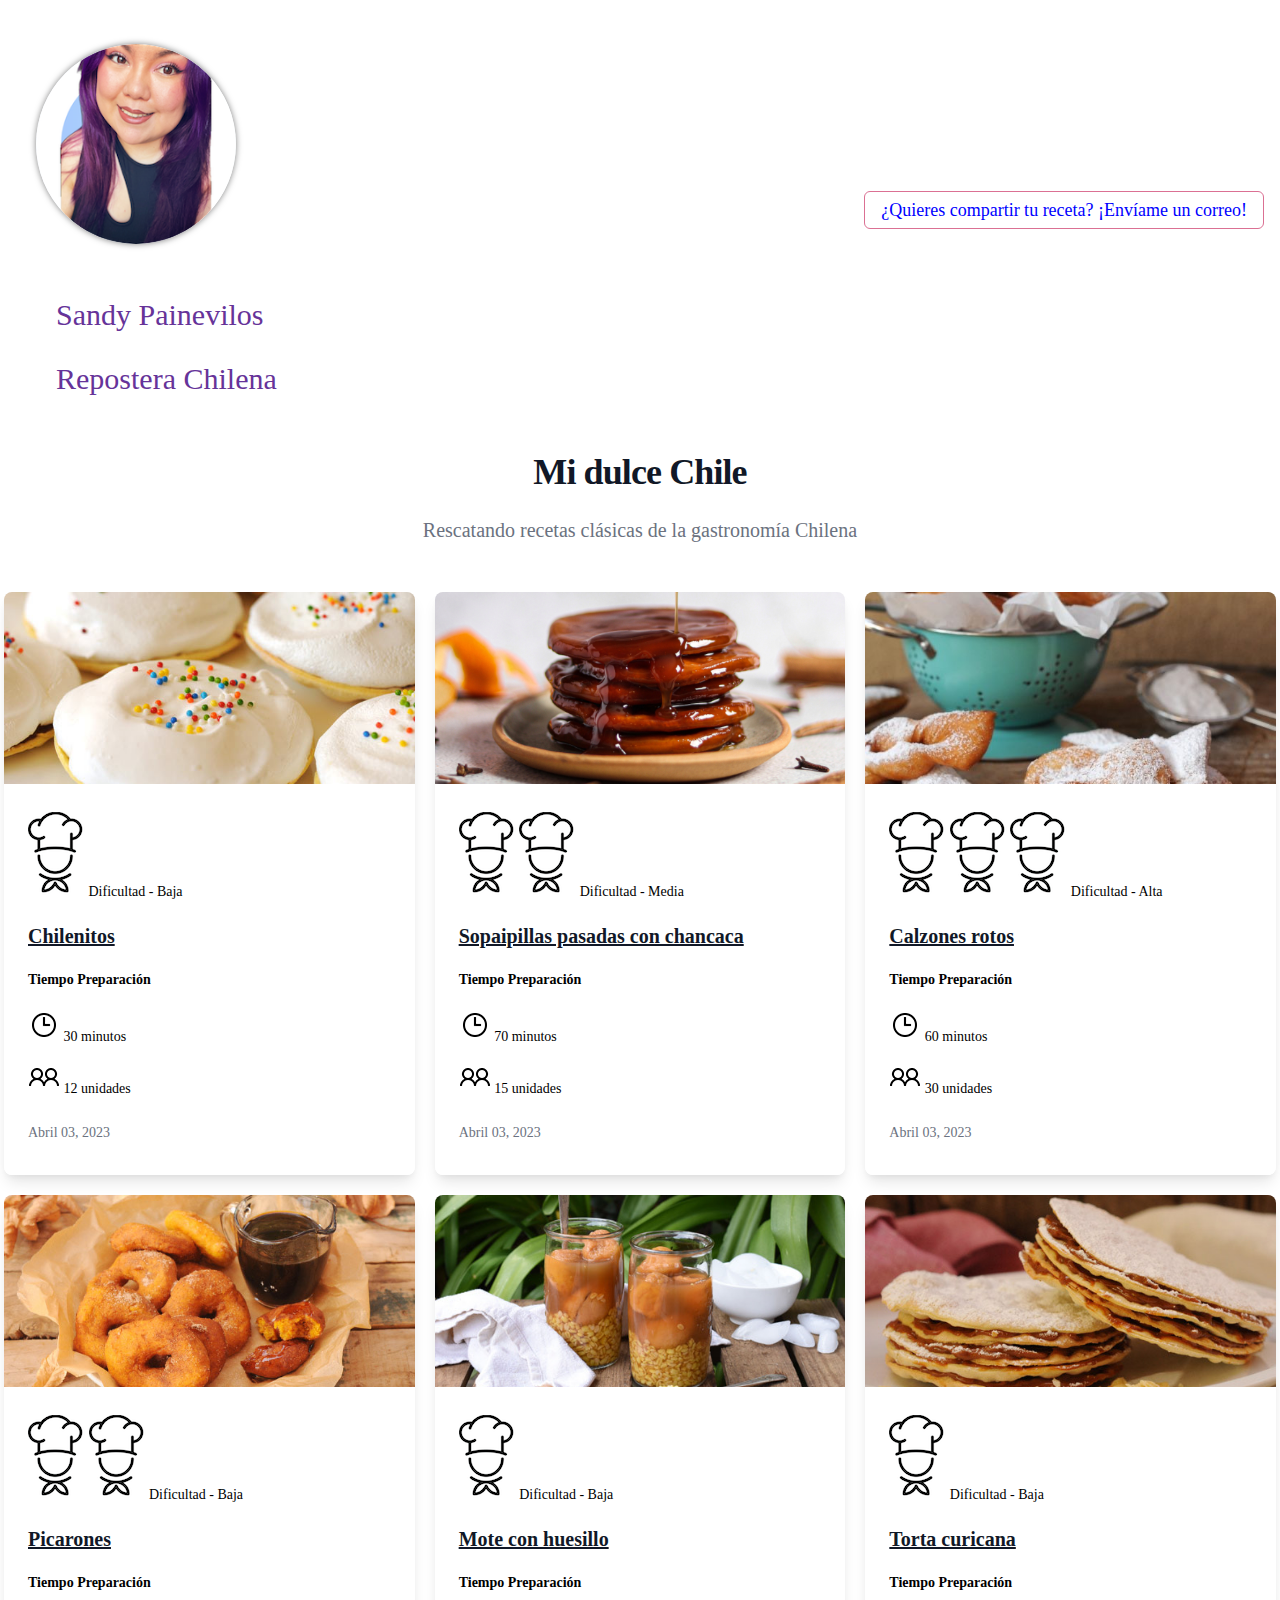
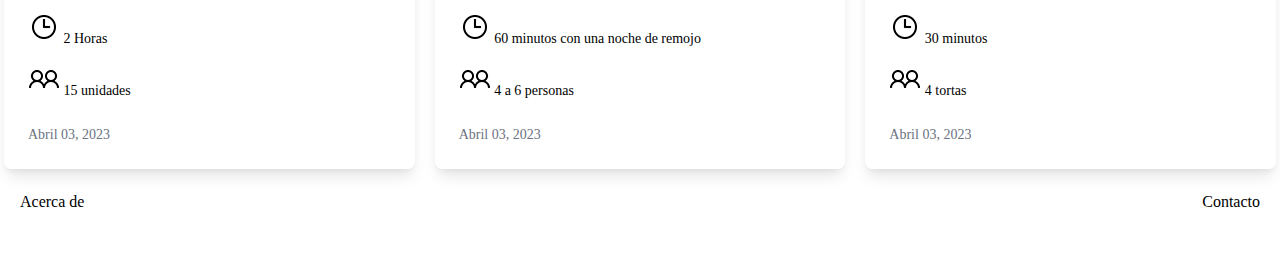
<file: index.html>
<!DOCTYPE html>
<html lang="en">
<head>
  <meta charset="UTF-8">
  <meta http-equiv="X-UA-Compatible" content="IE=edge">
  <meta name="viewport" content="width=device-width, initial-scale=1.0">
  <link rel="stylesheet" href="estilos.css">
  <title>Repostería Chilena</title>
</head>

<body>
  <header>
    <nav>
      <div class="left nav">
        <div class="image-content">
          <a href="#">
            <img class="profile-pic" src="img/profile-pic (6).png" alt="Foto de perfil">
          </a>
        </div>
        <div class="name-content">
          <a href="#">
            <p> Sandy Painevilos</p>
            Repostera Chilena
          </a>
        </div>
      </div>
      <div class="contact-content">
        <a href="mailto:reposteria.chilena@sandyrpch.cl">
          ¿Quieres compartir tu receta? ¡Envíame un correo!
        </a>
      </div>
    </nav>
  </header>

  <main>
    <div class="blog-description">
      <h1> 
        Mi dulce Chile
      </h1>
      <p>
        Rescatando recetas clásicas de la gastronomía Chilena
      </p>
    </div>

    <div class="articles-area">


      <div class="article-area">
        <div class="image-article-area">
          <a href="Receta Chilenitos.html">
            <img src="img/dulces-chilenos.jpg" alt="">
          </a>
        </div>
        <div class="info-article">
        <div>
          <span>
            <img src="img/Screenshot (8).png">
            Dificultad - Baja
          </span>
          <a href="./paginas/articulo1.html">
            <p class="title-info-article">
              Chilenitos
            </p>
          </a>
          <span class="detalles-box">
            <h4> Tiempo Preparación</h4>
          </p> <img src="img/reloj.png" alt="Tiempo de preparación">
          30 minutos
          <p> <img src="img/grupo-usuarios.png" alt="Porciones">
          12 unidades
        </p>
          </span>
            <div class="date-area">
              <time datetime="2023-04-03">
                Abril 03, 2023
              </time>
            </div>
          </div>
        </div>
      </div>
      <div class="article-area">
        <div class="image-article-area">
          <a href="Receta Chilenitos.html">
            <img src="img/sopaipillas-pasadas.jpg" alt="">
          </a>
        </div>
        <div class="info-article">
        <div>
          <span>
            <img src="img/Screenshot (8).png">
            <img src="img/Screenshot (8).png">
            Dificultad - Media
          </span>
          <a href="./paginas/articulo1.html">
            <p class="title-info-article">
              Sopaipillas pasadas con chancaca
            </p>
          </a>
          <span class="detalles-box">
            <h4> Tiempo Preparación</h4>
          </p> <img src="img/reloj.png" alt="Tiempo de preparación">
          70 minutos
          <p> <img src="img/grupo-usuarios.png" alt="Porciones">
          15 unidades
        </p>
        </span>
        <p> 
          <div class="date-area">
            <time datetime="2023-04-03">
              Abril 03, 2023
            </time>
          </p>
          </div>
        </div>
      </div>
    </div>
        <div class="article-area">
          <div class="image-article-area">
            <a href="Receta Chilenitos.html">
              <img src="img/calzones rotos.jpeg" alt="">
            </a>
          </div>
          <div class="info-article">
          <div>
            <span>
              <img src="img/Screenshot (8).png">
              <img src="img/Screenshot (8).png">
              <img src="img/Screenshot (8).png">
              Dificultad - Alta
            </span>
            <a href="./paginas/articulo1.html">
              <p class="title-info-article">
                Calzones rotos
              </p>
            </a>
            <span class="detalles-box">
              <h4> Tiempo Preparación</h4>
            </p> <img src="img/reloj.png" alt="Tiempo de preparación">
            60 minutos
            <p>
            <img src="img/grupo-usuarios.png" alt="Porciones">
            30 unidades
          </p>
          </span>
          <p>
            <div class="date-area">
              <time datetime="2023-04-03">
                Abril 03, 2023
              </time>
            </div>
          </div>
        </div>
      </div>
        <div class="article-area">
          <div class="image-article-area">
            <a href="Receta Chilenitos.html">
              <img src="img/picarones.jpg" alt="">
            </a>
          </div>
          <div class="info-article">
          <div>
            <span>
              <img src="img/Screenshot (8).png">
              <img src="img/Screenshot (8).png">
              Dificultad - Baja
            </span>
            <a href="./paginas/articulo1.html">
              <p class="title-info-article">
                Picarones
              </p>
            </a>
            <span class="detalles-box">
              <h4> Tiempo Preparación</h4>
            </p> <img src="img/reloj.png" alt="Tiempo de preparación">
            2 Horas
            <p> <img src="img/grupo-usuarios.png" alt="Porciones">
             15 unidades
          </p>
          </span>
          <p>
            <div class="date-area">
              <time datetime="2023-04-03">
                Abril 03, 2023
              </time>
            </div>
          </div>
        </div>
      </div>
    <div class="article-area">
      <div class="image-article-area">
        <a href="Receta Chilenitos.html">
          <img src="img/Mote-con-huesillo.jpg" alt="">
        </a>
      </div>
      <div class="info-article">
      <div>
        <span>
          <img src="img/Screenshot (8).png">
          Dificultad - Baja
        </span>
        <a href="./paginas/articulo1.html">
          <p class="title-info-article">
            Mote con huesillo
          </p>
        </a>
        <span class="detalles-box">
          <h4> Tiempo Preparación</h4>
        </p> <img src="img/reloj.png" alt="Tiempo de preparación">
        60 minutos con una noche de remojo 
        <p> 
        <img src="img/grupo-usuarios.png" alt="Porciones">
        4 a 6 personas
      </p>
      </span>
      <p>
        <div class="date-area">
          <time datetime="2023-04-03">
            Abril 03, 2023
          </time>
        </div>
      </div>
    </div>
  </div>
<div class="article-area">
  <div class="image-article-area">
    <a href="Receta Chilenitos.html">
      <img src="img/Torta curicana.jpeg" alt="">
    </a>
  </div>
  <div class="info-article">
  <div>
    <span>
      <img src="img/Screenshot (8).png">
      Dificultad - Baja
    </span>
    <a href="./paginas/articulo1.html">
      <p class="title-info-article">
        Torta curicana
      </p>
    </a>
    <span class="detalles-box">
      <h4> Tiempo Preparación</h4>
    </p> <img src="img/reloj.png" alt="Tiempo de preparación">
    30 minutos  
    <p> 
    <img src="img/grupo-usuarios.png" alt="Porciones">
    4 tortas
  </p>
  </span>
  <p>
    <div class="date-area">
      <time datetime="2023-04-03">
        Abril 03, 2023
      </time>
    </div>
  </div>
</div>
</div>
</div>
</div>
<div class="contenedor-info">
  <header> 
<nav>
  <a href="Acerca de.html" >Acerca de</a>
  <a href="Contacto.html" >Contacto</a>
</header>
</div>
</nav>
</div>
</div>
          
  </main>
  
</body>
</html>
</file>
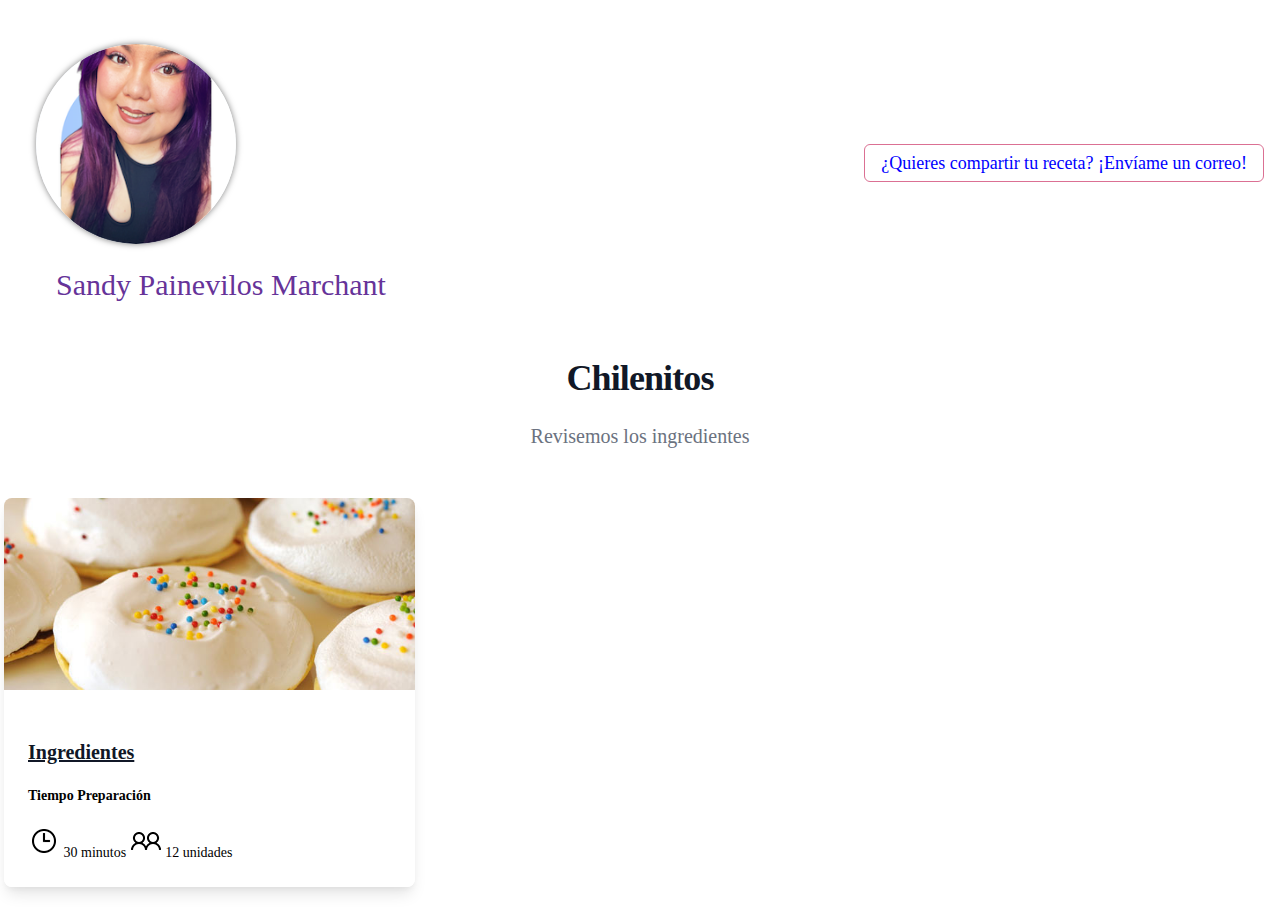
<file: Acerca de.html>
<!DOCTYPE html>
<html lang="en">
<head>
  <meta charset="UTF-8">
  <meta http-equiv="X-UA-Compatible" content="IE=edge">
  <meta name="viewport" content="width=device-width, initial-scale=1.0">
  <link rel="stylesheet" href="estilos.css">
  <title>Repostería Chilena</title>
</head>

<body>
  <header>
    <nav>
      <div class="left nav">
        <div class="image-content">
          <a href="#">
            <img class="profile-pic" src="img/profile-pic (6).png" alt="Foto de perfil">
          </a>
        </div>
        <div class="name-content">
          <a href="#">
            Sandy Painevilos Marchant
          </a>
        </div>
      </div>
      <div class="contact-content">
        <a href="reposteria.chilena@sandyrpch.cl">
          ¿Quieres compartir tu receta? ¡Envíame un correo!
        </a>
      </div>
    </nav>
  </header>

  <main>
    <div class="blog-description">
      <h1> 
        Chilenitos
      </h1>
      <p>
        Revisemos los ingredientes
      </p>
    </div>

    <div class="articles-area">


      <div class="article-area">
        <div class="image-article-area">
          <a href="https://www.youtube.com/watch?v=6VXiCzrr9-k">
            <img src="img/dulces-chilenos.jpg" alt="">
          </a>
        </div>
        <div class="info-article">
        <div>
          <a href="./paginas/articulo1.html">
            <p class="title-info-article">
              Ingredientes
            </p>
          </a>
          <span class="detalles-box">
            <h4> Tiempo Preparación</h4>
          </p> <img src="img/reloj.png" alt="Tiempo de preparación">
          30 minutos
          <img src="img/grupo-usuarios.png" alt="Porciones">
          12 unidades
        
          
          </span>
      </div>
      </div>
    </div>
  </main>
  
</body>
</html>
</file>
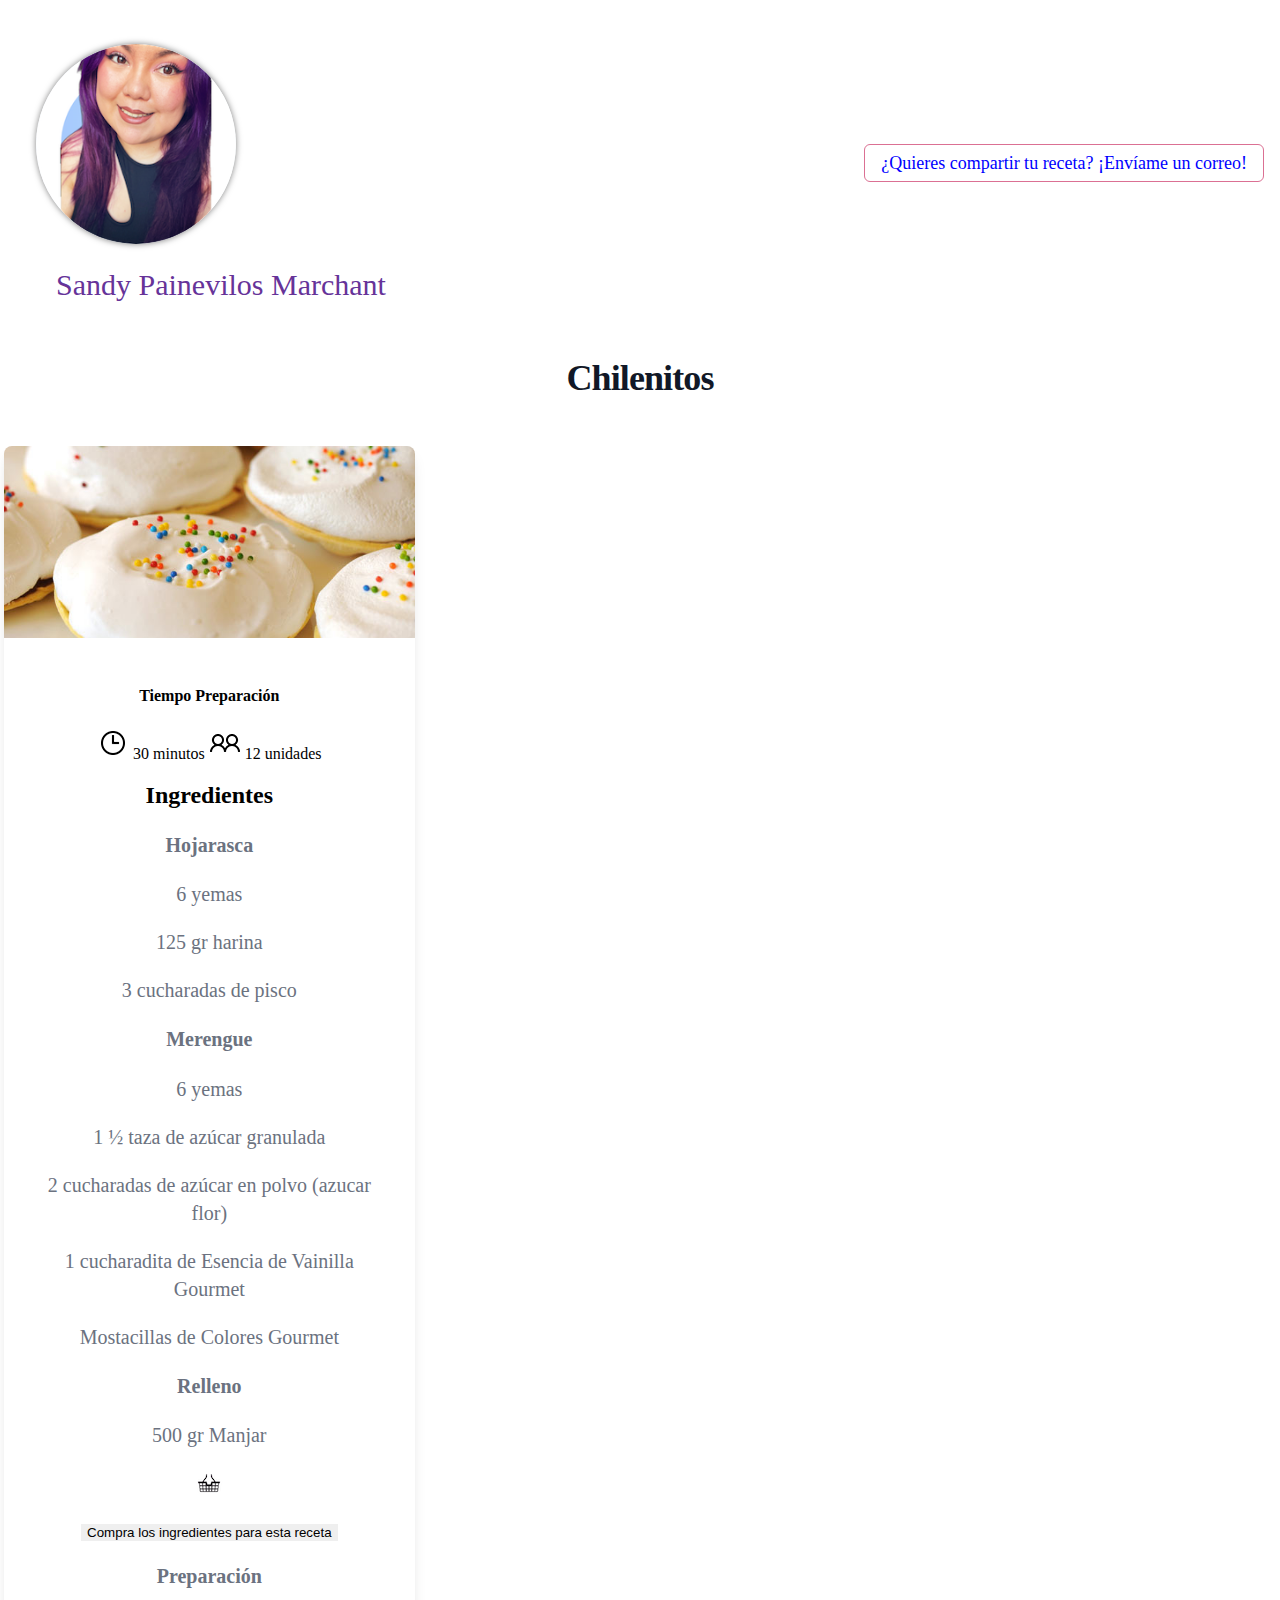
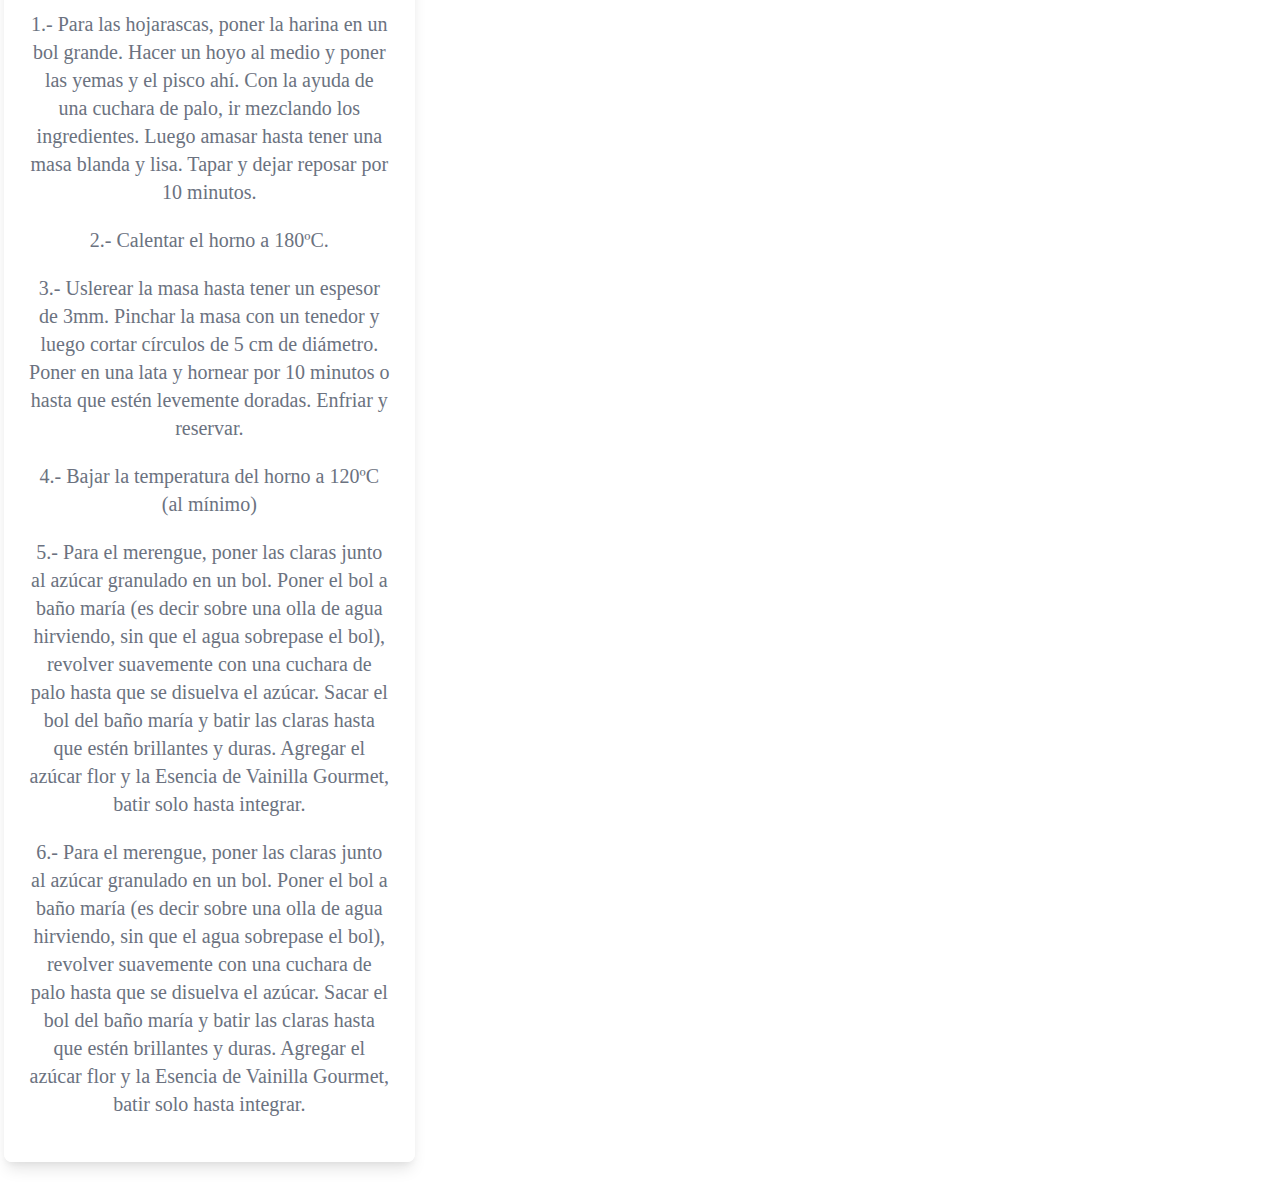
<file: Receta Chilenitos.html>
<!DOCTYPE html>
<html lang="en">
<head>
  <meta charset="UTF-8">
  <meta http-equiv="X-UA-Compatible" content="IE=edge">
  <meta name="viewport" content="width=device-width, initial-scale=1.0">
  <link rel="stylesheet" href="estilos.css">
  <title>Receta - Repostería Chilena</title>
</head>

<body>
  <header>
    <nav>
      <div class="left nav">
        <div class="image-content">
          <a href="#">
            <img class="profile-pic" src="img/profile-pic (6).png" alt="Foto de perfil">
          </a>
        </div>
        <div class="name-content">
          <a href="#">
            Sandy Painevilos Marchant
          </a>
        </div>
      </div>
      <div class="contact-content">
        <a href="reposteria.chilena@sandyrpch.cl">
          ¿Quieres compartir tu receta? ¡Envíame un correo!
        </a>
      </div>
    </nav>
  </header>

  <main>
    <div class="blog-description">
      <h1> 
        Chilenitos
      </h1>

    <div class="articles-area">

      <div class="article-area">
        <div class="image-article-area">
          <a href="https://www.youtube.com/watch?v=6VXiCzrr9-k">
            <img src="img/dulces-chilenos.jpg" alt="">
          </a>
        </div>
        <div class="info-article">
        <div>
          <a href="./paginas/articulo1.html">
            <p class="title-info-article">
              <span class="detalles-box">
                <h4> Tiempo Preparación</h4>
              </p> <img src="img/reloj.png" alt="Tiempo de preparación">
              30 minutos
              <img src="img/grupo-usuarios.png" alt="Porciones">
              12 unidades
            <h2> Ingredientes </h2>
                        <h4>
                            <p> Hojarasca</p>
                        </h4>
                        <p> 6 yemas</p>
                        <p> 125 gr harina </p>
                        <p> 3 cucharadas de pisco</p>
                        <h4>
                            <p> Merengue</p>
                        </h4>
                        <p> 6 yemas</p>
                        <p> 1 ½ taza de azúcar granulada </p>
                        <p> 2 cucharadas de azúcar en polvo (azucar flor)</p>
                        <p> 1 cucharadita de Esencia de Vainilla Gourmet</p>
                        <p> Mostacillas de Colores Gourmet</p>
                        <h4>
                            <p> Relleno </p>
                        </h4>
                        <p> 500 gr Manjar
                        </p>
                        <div class="info-receta">
                        <img src="img/61338453-canasta-de-compras-vector-de-compra-del-cliente-y-de-la-ilustración-aislado-plana copia.png" alt="compra aquí">
                        <a href="https://b2c.gourmet.cl/checkout/#/cart">
                          <h3> <button> Compra los ingredientes para esta receta </button> </h3>
                        </a>
                        <p class="title-info-article">

                        </p>
                    </a>
                    <h2>
                        <div> <p> Preparación </p>
                    </h2>
                    <p> 1.- Para las hojarascas, poner la harina en un bol grande. Hacer un hoyo al medio y poner
                        las yemas y el pisco ahí. Con la ayuda de una cuchara de palo, ir mezclando los
                        ingredientes. Luego amasar hasta tener una masa blanda y lisa. Tapar y dejar reposar por 10
                        minutos.</p>
                    <p> 2.- Calentar el horno a 180ºC.</p>
                    <p> 3.- Uslerear la masa hasta tener un espesor de 3mm. Pinchar la masa con un tenedor y luego
                        cortar círculos de 5 cm de diámetro. Poner en una lata y hornear por 10 minutos o hasta que
                        estén levemente doradas. Enfriar y reservar.</p>
                    <p> 4.- Bajar la temperatura del horno a 120ºC (al mínimo)</p>
                    <p> 5.- Para el merengue, poner las claras junto al azúcar granulado en un bol. Poner el bol a
                        baño maría (es decir sobre una olla de agua hirviendo, sin que el agua sobrepase el bol),
                        revolver suavemente con una cuchara de palo hasta que se disuelva el azúcar. Sacar el bol
                        del baño maría y batir las claras hasta que estén brillantes y duras. Agregar el azúcar flor
                        y la Esencia de Vainilla Gourmet, batir solo hasta integrar.</p>
                    <p> 6.- Para el merengue, poner las claras junto al azúcar granulado en un bol. Poner el bol a
                        baño maría (es decir sobre una olla de agua hirviendo, sin que el agua sobrepase el bol),
                        revolver suavemente con una cuchara de palo hasta que se disuelva el azúcar. Sacar el bol
                        del baño maría y batir las claras hasta que estén brillantes y duras. Agregar el azúcar flor
                        y la Esencia de Vainilla Gourmet, batir solo hasta integrar.</p>
                      </div>
                    </div>
                  </div>
                </div>

                       
                        

          
          
          </span>
      </div>
      </div>
    </div>
  </main>
  
</body>
</html>
</file>
<file: estilos.css>
* {
    box-sizing: border-box;
    border-width: 0;
    border-style: solid;
    border-color: #e5e7eb;
}

html {
    font-family:'Segoe UI', Tahoma, Geneva, Verdana, sans-serif
    line-height: 1.5;
}

body {
    font-family: inherit;
    line-height: inherit;
    margin: 0;
}

a {
    color: inherit;
    text-decoration: inherit;
}

header {
    position: relative;
    padding: 1.5rem 0;
}

header nav {
    padding-left: 1rem;
    padding-right: 1rem;
    max-width: 80rem;
    margin-left: auto;
    margin-right: auto;
    justify-content: space-between;
    align-items: center;
    display: flex;
}

main {
    position: relative;
    padding-top: 16px;
    padding-bottom: 20px;
    padding-left: 4px;
    padding-right: 4px;
    position: relative;
    max-width: 80rem;
    margin-left: auto;
    margin-right: auto;
}

.left-nav {
    flex: 1 1 0%;
    align-items: center;
    display: flex;
}

.image-content {
    justify-content: space-between;
    align-items: center;
    display: flex;
}

.profile-pic {
    width: 200px;
  height: 200px;
  border-radius: 50%;
  overflow: hidden;
  margin: 20px;
  box-shadow: 0px 0px 6px 0px rgba(0, 0, 0, 0.5);
  cursor: pointer;
  transition: 400ms;
}

.name-content {
    margin-left: 2.5rem;
    margin-right: 2.5rem;
}

.name-content a {
    --tw-text-opacity: 1;
    color: rebeccapurple;
    font-weight: 500;
    font-size: 30px
}

.contact-content a {
    border-color: palevioletred;
    border-radius: .375rem;
    border-width: 1px;
    display: inline-flex;
    align-items: center;
    font-weight: 500;
    font-size: .875rem;
    line-height: 1.25rem;
    padding-top: .5rem;
    padding-left: 1rem;
    padding-right: 1rem;
    padding-bottom: .5rem;
    background-color: white;
    color: blue;
    font-size: 18px;
    --tw-bg-opacity: 1;
    --tw-text-opacity: 1;
}

.blog-description {
    text-align: center;
}

.blog-description h1 {
    margin-top: 1rem;
    letter-spacing: -.025em;
    font-size: 2.25rem;
    line-height: 2.5rem;
    color: rgba(17, 24, 39, var(--tw-text-opacity));
    font-weight: 800;
    --tw-text-opacity: 1;
}

.blog-description p {
    margin-top: 1rem;
    max-width: 42rem;
    --tw-text-opacity: 1;
    color: rgba(107, 114, 128, var(--tw-text-opacity));
    margin-left: auto;
    margin-right: auto;
    font-size: 1.25rem;
    line-height: 1.75rem;
}

.articles-area {
    grid-template-columns: repeat(3, minmax(0, 1fr));
    max-width: none;
    gap: 1.25rem;
    margin-top: 3rem;
    margin-left: auto;
    margin-right: auto;
    display: grid;
}

.article-area {
    --tw-shadow: 0 10px 15px -3px rgba(0, 0, 0, 0.1), 0 4px 6px -2px rgba(0, 0, 0, 0.05);
    box-shadow: var(--tw-ring-offset-shadow, 0 0 #0000), var(--tw-ring-shadow, 0 0 #0000), var(--tw-shadow);
    overflow: hidden;
    flex-direction: column;
    display: flex;
    border-radius: .5rem;
}

.image-article-area {
    flex-shrink: 0;
}

.image-article-area a img {
    width: 100%;
    object-fit: cover;
    height: 12rem;
}

.info-article {
    padding: 1.5rem;
    flex: 1 1 0%;
    justify-content: space-between;
    flex-direction: column;
    display: flex;
    --tw-bg-opacity: 1;
    background-color: rgba(255, 255, 255, var(--tw-bg-opacity));
}

.info-article span {
    font-size: .875rem;
    line-height: 1.25rem;
    font-weight: 500;
}

.info-article a {
    display: block;
    margin-top: .5rem;

}

.title-info-article {
    --tw-text-opacity: 1;
    color: rgba(17, 24, 39, var(--tw-text-opacity));
    font-size: 1.25rem;
    line-height: 1.75rem;
    font-weight: 600;
    text-decoration: underline;
}

.description-info-article {
    margin-top: .75rem;
    --tw-text-opacity: 1;
    color: rgba(107, 114, 128, var(--tw-text-opacity));
    font-size: 1rem;
    line-height: 1.5rem;
}

.date-area {
    display: flex;
    margin-top: 1.5rem;
    --tw-text-opacity: 1;
    color: rgba(107, 114, 128, var(--tw-text-opacity));
    font-size: .875rem;
    line-height: 1.25rem;
}
.button {
    border-radius: 50px;
    font-size: 20px;
    background-color: white;
    color: black;
    border: 2px solid #4CAF50;
    box-shadow: 0 8px 16px 0 rgba(0,0,0,0.2), 0 6px 20px 0 rgba(0,0,0,0.19);
}
</file>
